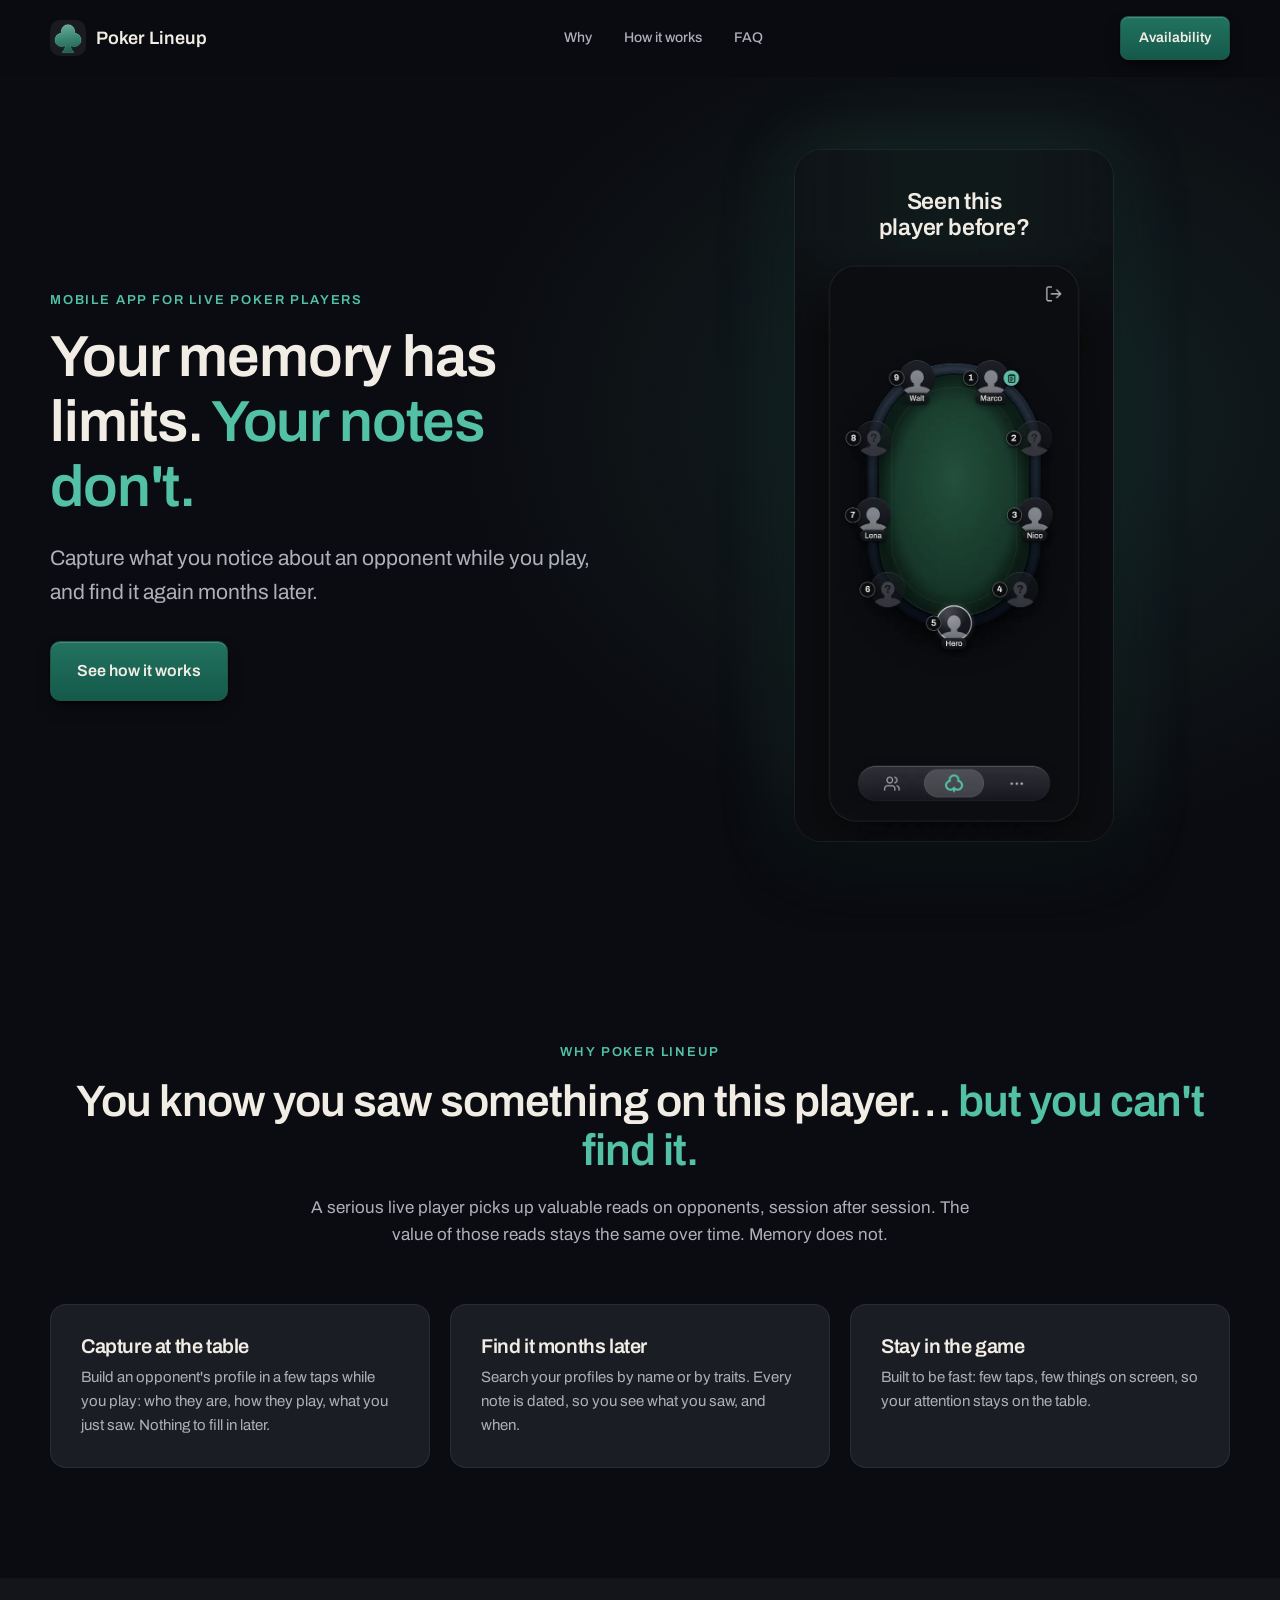
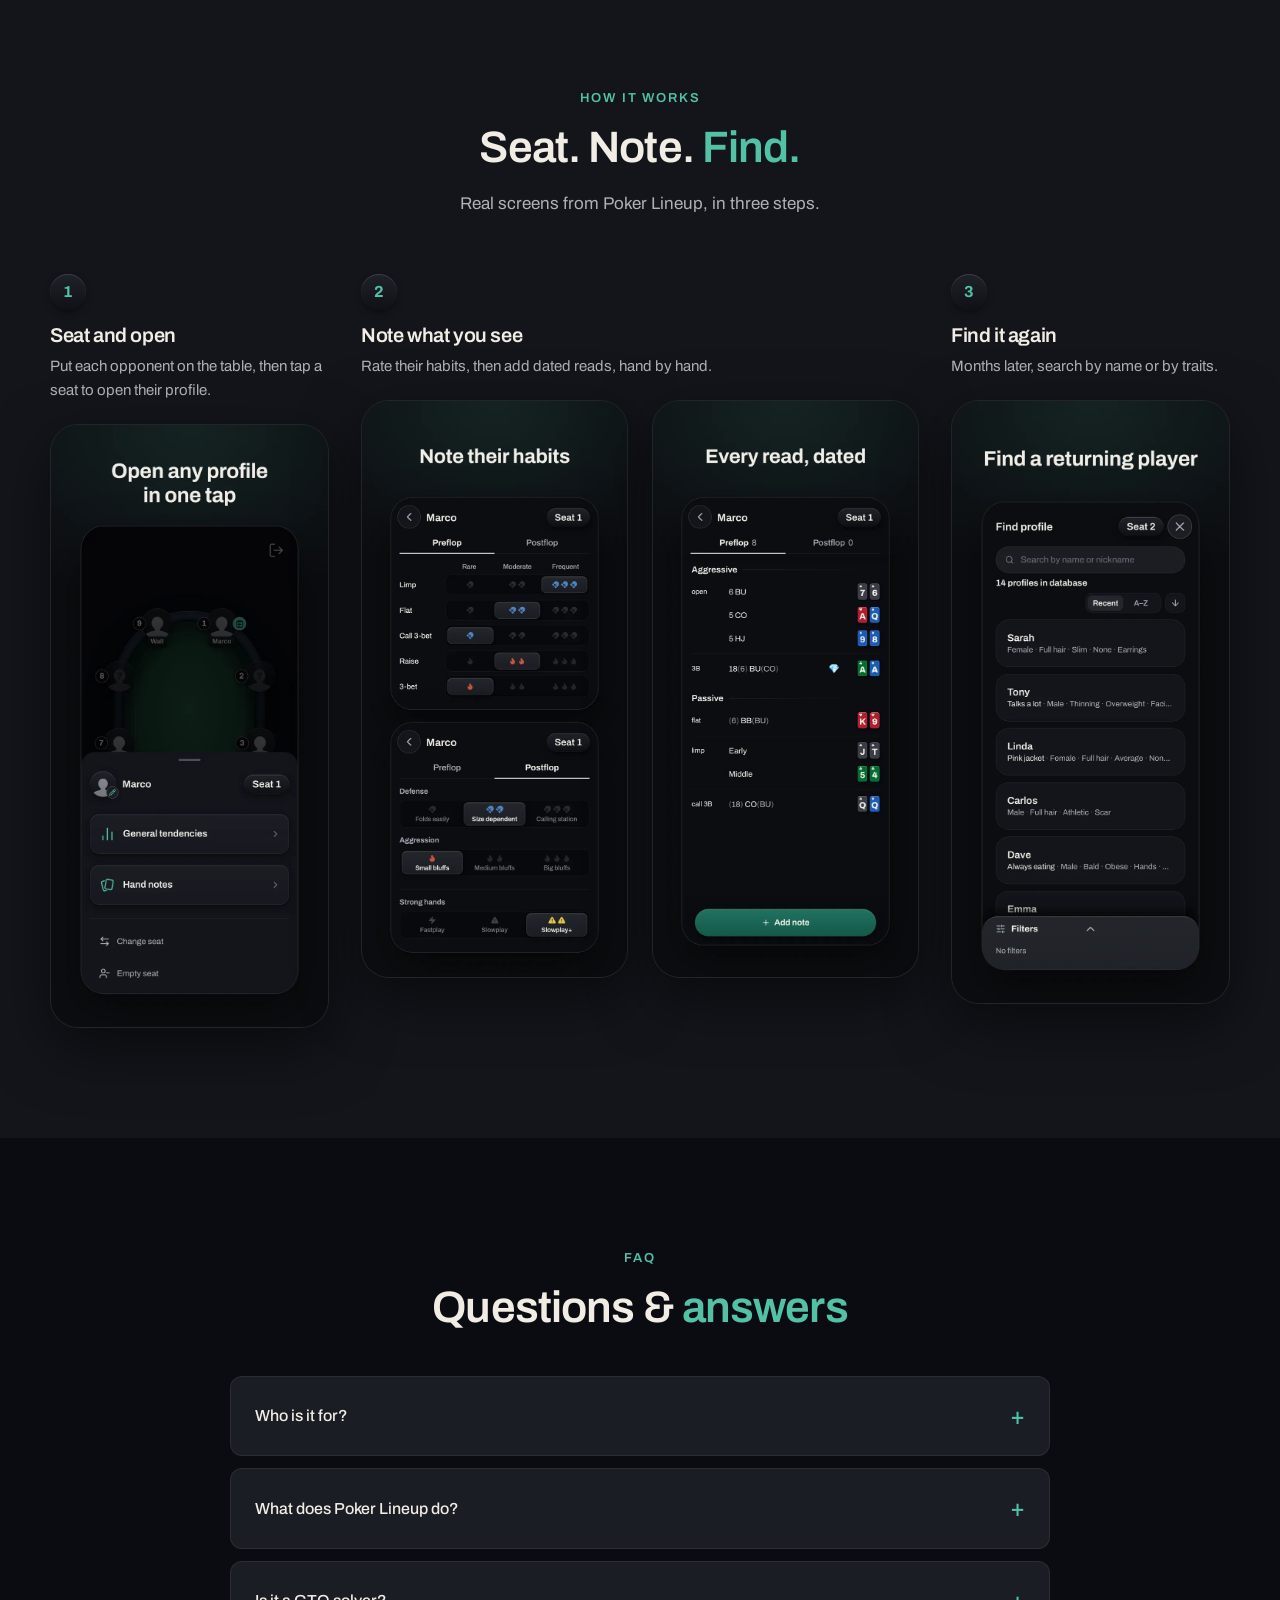
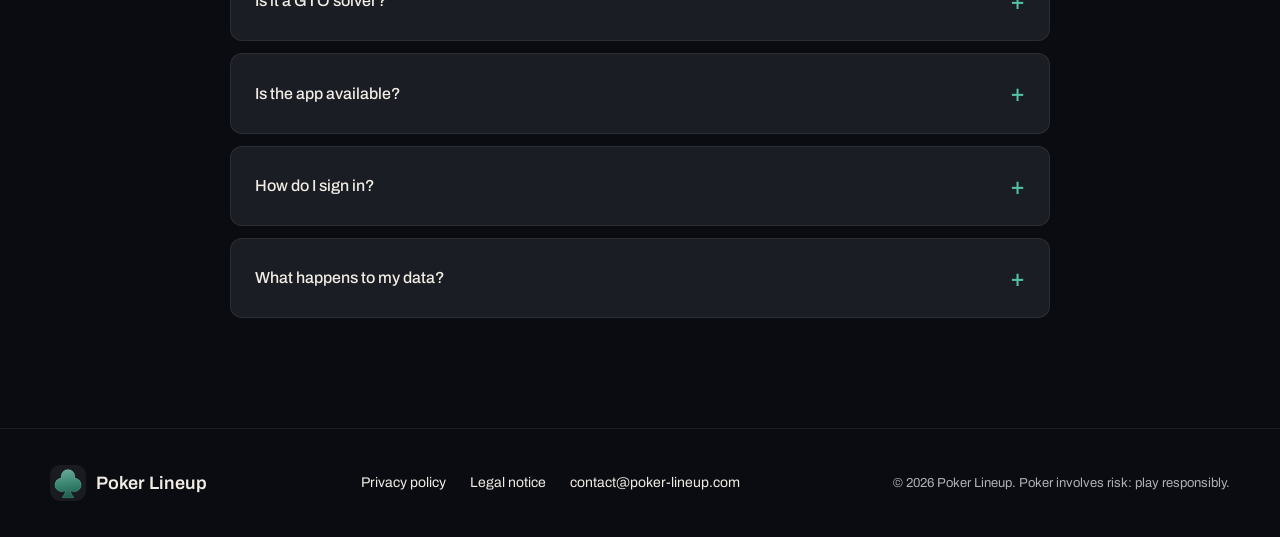
<file: index.html>
<!doctype html>
<html lang="en">
<head>
  <meta charset="utf-8">
  <meta name="viewport" content="width=device-width, initial-scale=1">
  <title>Poker Lineup – Opponent notes for live poker players</title>
  <meta name="description" content="Poker Lineup is a mobile app for live poker players. Capture what you learn about your opponents at the table, and find it again months later.">
  <link rel="icon" href="logo.svg" type="image/svg+xml">
  <link rel="stylesheet" href="style.css">
</head>
<body>

<header class="nav">
  <div class="container nav__inner">
    <a href="#top" class="logo" aria-label="Poker Lineup, home">
      <img class="logo__mark" src="logo.svg" alt="" width="36" height="36">
      <span>Poker Lineup</span>
    </a>
    <nav class="nav__links" aria-label="Main navigation">
      <a href="#why">Why</a>
      <a href="#how">How it works</a>
      <a href="#faq">FAQ</a>
    </nav>
    <a href="#faq" class="btn btn--small">Availability</a>
  </div>
</header>

<main id="top">

  <section class="hero">
    <div class="container hero__inner">
      <div class="hero__text">
        <p class="eyebrow">Mobile app for live poker players</p>
        <h1>Your memory has limits. <span class="accent">Your notes don't.</span></h1>
        <p class="lead">Capture what you notice about an opponent while you play, and find it again months later.</p>
        <div class="hero__actions">
          <a href="#how" class="btn">See how it works</a>
        </div>
      </div>

      <div class="hero__visual">
        <figure class="hero-shot">
          <img class="shot" src="screens/hero.webp" width="720" height="1565" alt="Poker Lineup app: a nine-seat poker table, with profiled opponents named and a notes badge on one seat.">
          <figcaption>Seen this player before?</figcaption>
        </figure>
      </div>
    </div>
  </section>

  <section id="why" class="section">
    <div class="container">
      <p class="eyebrow center">Why Poker Lineup</p>
      <h2 class="center">You know you saw something on this player… <span class="accent">but you can't find it.</span></h2>
      <p class="sub center">A serious live player picks up valuable reads on opponents, session after session. The value of those reads stays the same over time. Memory does not.</p>

      <div class="cards cards--3">
        <article class="card">
          <h3>Capture at the table</h3>
          <p>Build an opponent's profile in a few taps while you play: who they are, how they play, what you just saw. Nothing to fill in later.</p>
        </article>
        <article class="card">
          <h3>Find it months later</h3>
          <p>Search your profiles by name or by traits. Every note is dated, so you see what you saw, and when.</p>
        </article>
        <article class="card">
          <h3>Stay in the game</h3>
          <p>Built to be fast: few taps, few things on screen, so your attention stays on the table.</p>
        </article>
      </div>
    </div>
  </section>

  <section id="how" class="section section--alt">
    <div class="container">
      <p class="eyebrow center">How it works</p>
      <h2 class="center">Seat. Note. <span class="accent">Find.</span></h2>
      <p class="sub center">Real screens from Poker Lineup, in three steps.</p>
      <div class="steps">
        <article class="step">
          <p class="step__num">1</p>
          <h3>Seat and open</h3>
          <p>Put each opponent on the table, then tap a seat to open their profile.</p>
          <div class="step__shots">
            <img class="shot" src="screens/profile.webp" width="720" height="1565" loading="lazy" alt="Seat sheet for the player Marco in seat 1, with two rows: General tendencies and Hand notes. Caption: Open any profile in one tap.">
          </div>
        </article>
        <article class="step step--wide">
          <p class="step__num">2</p>
          <h3>Note what you see</h3>
          <p>Rate their habits, then add dated reads, hand by hand.</p>
          <div class="step__shots">
            <img class="shot" src="screens/habits.webp" width="720" height="1565" loading="lazy" alt="General tendencies screens, Preflop and Postflop, with Rare, Moderate and Frequent ratings. Caption: Note their habits.">
            <img class="shot" src="screens/reads.webp" width="720" height="1565" loading="lazy" alt="Preflop reads for Marco, grouped as Aggressive and Passive, each with the hole cards shown. Caption: Every read, dated.">
          </div>
        </article>
        <article class="step">
          <p class="step__num">3</p>
          <h3>Find it again</h3>
          <p>Months later, search by name or by traits.</p>
          <div class="step__shots">
            <img class="shot" src="screens/search.webp" width="720" height="1565" loading="lazy" alt="Find profile screen: search by name or nickname, with a list of saved profiles and their traits. Caption: Find a returning player.">
          </div>
        </article>
      </div>
    </div>
  </section>

  <section id="faq" class="section">
    <div class="container narrow">
      <p class="eyebrow center">FAQ</p>
      <h2 class="center">Questions &amp; <span class="accent">answers</span></h2>
      <div class="faq">
        <details>
          <summary>Who is it for?</summary>
          <p>The regular live player. You play a circuit stable enough to meet the same opponents again and again, and the more profiles you build, the more it costs you to forget them.</p>
        </details>
        <details>
          <summary>What does Poker Lineup do?</summary>
          <p>It lets you create opponent profiles, record dated reads on how they play, and find them again later, on your phone and even without a connection.</p>
        </details>
        <details>
          <summary>Is it a GTO solver?</summary>
          <p>No. Poker Lineup does not compute theoretical strategy. It keeps what you actually observed about specific players.</p>
        </details>
        <details>
          <summary>Is the app available?</summary>
          <p>Poker Lineup is in development and heading to the App Store and Google Play. This page will be updated at launch.</p>
        </details>
        <details>
          <summary>How do I sign in?</summary>
          <p>With Google, with Apple, or with an email address and a password. The app only receives your name and email address from Google or Apple, to create your account.</p>
        </details>
        <details>
          <summary>What happens to my data?</summary>
          <p>Your notes belong to you. We use no advertising and no tracking. You can delete your account and all your data from inside the app. Details are in the <a href="https://privacy.poker-lineup.com">privacy policy</a>.</p>
        </details>
      </div>
    </div>
  </section>

</main>

<footer class="footer">
  <div class="container footer__inner">
    <a href="#top" class="logo"><img class="logo__mark" src="logo.svg" alt="" width="36" height="36"><span>Poker Lineup</span></a>
    <nav class="footer__links" aria-label="Legal">
      <a href="https://privacy.poker-lineup.com">Privacy policy</a>
      <a href="legal-notice.html">Legal notice</a>
      <a href="mailto:contact@poker-lineup.com">contact@poker-lineup.com</a>
    </nav>
    <p>© <span id="year">2026</span> Poker Lineup. Poker involves risk: play responsibly.</p>
  </div>
</footer>

<script src="script.js"></script>
</body>
</html>
</file>
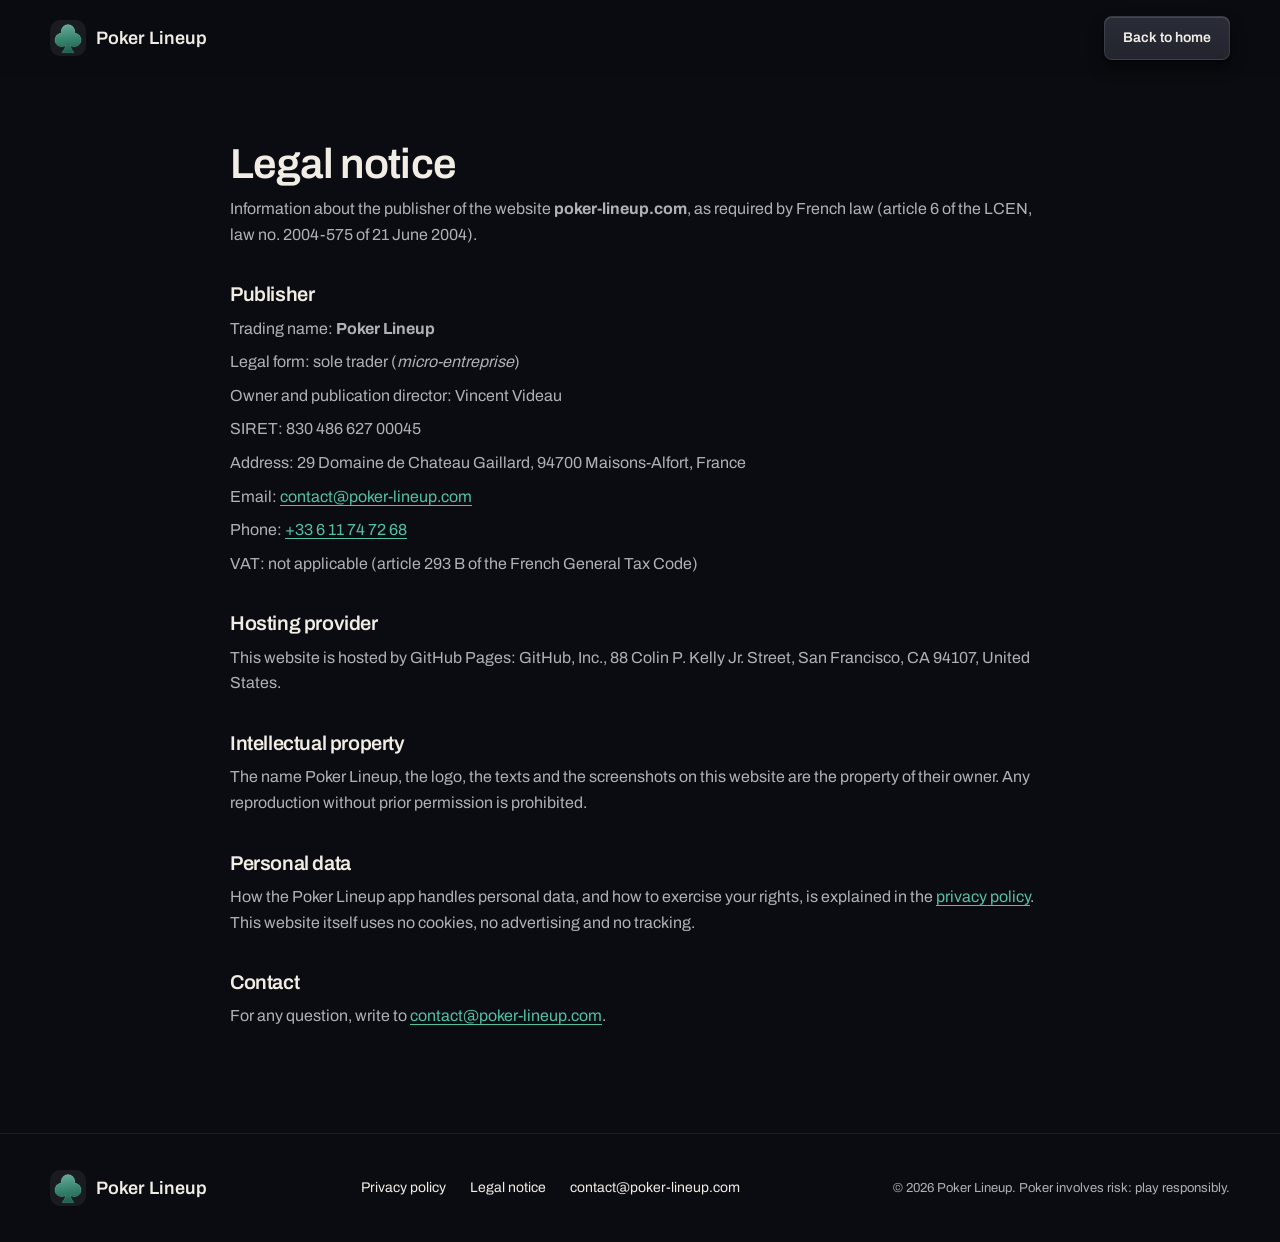
<file: legal-notice.html>
<!doctype html>
<html lang="en">
<head>
  <meta charset="utf-8">
  <meta name="viewport" content="width=device-width, initial-scale=1">
  <title>Legal notice – Poker Lineup</title>
  <meta name="description" content="Legal notice of the Poker Lineup website: publisher, hosting provider and contact.">
  <link rel="icon" href="logo.svg" type="image/svg+xml">
  <link rel="stylesheet" href="style.css">
</head>
<body>

<header class="nav">
  <div class="container nav__inner">
    <a href="./" class="logo" aria-label="Poker Lineup, home">
      <img class="logo__mark" src="logo.svg" alt="" width="36" height="36">
      <span>Poker Lineup</span>
    </a>
    <a href="./" class="btn btn--small btn--ghost">Back to home</a>
  </div>
</header>

<main class="legal">
  <div class="container narrow">
    <h1>Legal notice</h1>
    <p>Information about the publisher of the website <strong>poker-lineup.com</strong>, as required by French law (article 6 of the LCEN, law no. 2004-575 of 21 June 2004).</p>

    <h2>Publisher</h2>
    <ul>
      <li>Trading name: <strong>Poker Lineup</strong></li>
      <li>Legal form: sole trader (<em>micro-entreprise</em>)</li>
      <li>Owner and publication director: Vincent Videau</li>
      <li>SIRET: 830 486 627 00045</li>
      <li>Address: 29 Domaine de Chateau Gaillard, 94700 Maisons-Alfort, France</li>
      <li>Email: <a href="mailto:contact@poker-lineup.com">contact@poker-lineup.com</a></li>
      <li>Phone: <a href="tel:+33611747268">+33 6 11 74 72 68</a></li>
      <li>VAT: not applicable (article 293 B of the French General Tax Code)</li>
    </ul>

    <h2>Hosting provider</h2>
    <p>This website is hosted by GitHub Pages: GitHub, Inc., 88 Colin P. Kelly Jr. Street, San Francisco, CA 94107, United States.</p>

    <h2>Intellectual property</h2>
    <p>The name Poker Lineup, the logo, the texts and the screenshots on this website are the property of their owner. Any reproduction without prior permission is prohibited.</p>

    <h2>Personal data</h2>
    <p>How the Poker Lineup app handles personal data, and how to exercise your rights, is explained in the <a href="https://privacy.poker-lineup.com">privacy policy</a>. This website itself uses no cookies, no advertising and no tracking.</p>

    <h2>Contact</h2>
    <p>For any question, write to <a href="mailto:contact@poker-lineup.com">contact@poker-lineup.com</a>.</p>
  </div>
</main>

<footer class="footer">
  <div class="container footer__inner">
    <a href="./" class="logo"><img class="logo__mark" src="logo.svg" alt="" width="36" height="36"><span>Poker Lineup</span></a>
    <nav class="footer__links" aria-label="Legal">
      <a href="https://privacy.poker-lineup.com">Privacy policy</a>
      <a href="legal-notice.html">Legal notice</a>
      <a href="mailto:contact@poker-lineup.com">contact@poker-lineup.com</a>
    </nav>
    <p>© <span id="year">2026</span> Poker Lineup. Poker involves risk: play responsibly.</p>
  </div>
</footer>

<script>document.getElementById("year").textContent = new Date().getFullYear();</script>
</body>
</html>
</file>
<file: style.css>
/* Poker Lineup – landing page
   Valeurs copiées de l'app (src/styles.css) : jade = seul accent, fond sombre bleuté, texte crème, police Archivo.
   Une page web ne lit pas les variables de l'app : si un jeton change là-bas, le changer ici. */

/* Polices embarquées (aucun appel à Google) ; Archivo est variable (400-800). */
@font-face {
  font-family: "Archivo"; font-style: normal; font-weight: 400 800; font-display: swap;
  src: url("fonts/archivo-latin-ext.woff2") format("woff2");
  unicode-range: U+0100-02BA, U+02BD-02C5, U+02C7-02CC, U+02CE-02D7, U+02DD-02FF, U+0304, U+0308, U+0329, U+1D00-1DBF, U+1E00-1E9F, U+1EF2-1EFF, U+2020, U+20A0-20AB, U+20AD-20C4, U+2113, U+2C60-2C7F, U+A720-A7FF;
}
@font-face {
  font-family: "Archivo"; font-style: normal; font-weight: 400 800; font-display: swap;
  src: url("fonts/archivo-latin.woff2") format("woff2");
  unicode-range: U+0000-00FF, U+0131, U+0152-0153, U+02BB-02BC, U+02C6, U+02DA, U+02DC, U+0304, U+0308, U+0329, U+2000-206F, U+20AC, U+2122, U+2191, U+2193, U+2212, U+2215, U+FEFF, U+FFFD;
}

:root {
  --bg: oklch(0.156 0.011 270);              /* --background #0c0d11 */
  --bg-alt: oklch(0.196 0.012 270);          /* --surface #15161d */
  --surface: oklch(0.232 0.013 270);         /* --surface-raised #1c1e27 */
  --surface-2: oklch(0.270 0.013 270);       /* --surface-raised-2 #23262f */
  --border: oklch(1 0 0 / 7%);               /* --border */
  --text: oklch(0.948 0.012 85);             /* --foreground #f1eee7 */
  --muted: oklch(0.760 0.010 270);           /* --text-secondary #b3b5be */
  --accent: oklch(0.740 0.110 174);          /* --jade #52c1a5 */
  --accent-glow: color-mix(in oklch, var(--accent) 18%, transparent);
  --btn-primary-bg: linear-gradient(to bottom, oklch(0.500 0.082 174), oklch(0.420 0.072 174));
  --btn-primary-border: color-mix(in oklch, var(--accent) 55%, black);
  --btn-primary-shadow: inset 0 1px 0 rgba(255,255,255,.18), 0 1px 2px rgba(0,0,0,.6), 0 8px 16px -4px rgba(0,0,0,.55);
  --btn-secondary-bg: linear-gradient(to bottom, oklch(0.298 0.019 272.1), oklch(0.265 0.017 270.7)); /* --reads-thumb-* */
  --btn-secondary-border: rgba(255,255,255,.10);
  --btn-secondary-shadow: inset 0 1px 0 rgba(255,255,255,.12), 0 1px 2px rgba(0,0,0,.55), 0 8px 16px rgba(0,0,0,.4);
  --seat-top: oklch(0.252 0.014 270);
  --seat-bottom: oklch(0.178 0.011 270);
  --radius: 1rem;
  --shadow: 0 20px 60px rgba(0, 0, 0, 0.5);
}

* { box-sizing: border-box; margin: 0; padding: 0; }
html { scroll-behavior: smooth; scroll-padding-top: 84px; }
body {
  background: var(--bg);
  color: var(--text);
  font-family: "Archivo", ui-sans-serif, system-ui, sans-serif;
  font-size: 16px;
  line-height: 1.6;
  -webkit-font-smoothing: antialiased;
}
a { color: inherit; text-decoration: none; }
ul, ol { list-style: none; }

.container { width: min(1180px, 100% - 48px); margin-inline: auto; }
.narrow { width: min(820px, 100% - 48px); }
.center { text-align: center; }
.accent { color: var(--accent); }

.eyebrow {
  color: var(--accent);
  font-size: 13px;
  font-weight: 600;
  letter-spacing: 0.14em;
  text-transform: uppercase;
  margin-bottom: 14px;
}
h1, h2, h3 { line-height: 1.12; font-weight: 600; letter-spacing: -0.02em; }
h1 { font-size: clamp(36px, 5vw, 58px); }
h2 { font-size: clamp(28px, 4vw, 44px); margin-bottom: 18px; }
h3 { font-size: 20px; margin-bottom: 8px; }
.lead { font-size: clamp(17px, 2vw, 21px); color: var(--muted); margin: 22px 0 32px; max-width: 540px; }
.sub { color: var(--muted); font-size: 17px; max-width: 700px; }
.center.sub, .sub.center { margin-inline: auto; }

/* Boutons */
.btn {
  display: inline-block;
  background: var(--btn-primary-bg);
  border: 1px solid var(--btn-primary-border);
  color: var(--text);
  font-weight: 600;
  padding: 16px 26px;
  border-radius: 10px;
  box-shadow: var(--btn-primary-shadow);
  transition: transform .15s ease, filter .15s ease;
}
.btn:hover { transform: translateY(-2px); filter: brightness(1.1); }
.btn--small { padding: 10px 18px; font-size: 14px; border-radius: 8px; }
.btn--ghost { background: var(--btn-secondary-bg); border-color: var(--btn-secondary-border); box-shadow: var(--btn-secondary-shadow); }

/* Navigation */
.nav {
  position: sticky; top: 0; z-index: 50;
  background: color-mix(in oklch, var(--bg) 80%, transparent);
  backdrop-filter: blur(12px);
  border-bottom: 1px solid transparent;
  transition: border-color .2s ease;
}
.nav.is-scrolled { border-bottom-color: var(--border); }
.nav__inner { display: flex; align-items: center; justify-content: space-between; height: 76px; gap: 24px; }
.nav__links { display: flex; gap: 32px; font-size: 14px; font-weight: 500; color: var(--muted); }
.nav__links a:hover { color: var(--text); }
.logo { display: flex; align-items: center; gap: 10px; font-weight: 600; font-size: 18px; }
.logo__mark { width: 36px; height: 36px; border-radius: 10px; }

/* Héro */
.hero {
  position: relative; overflow: hidden;
  padding: 72px 0 90px;
  background:
    radial-gradient(60% 70% at 78% 40%, color-mix(in oklch, var(--accent) 12%, transparent), transparent 70%),
    var(--bg);
}
.hero__inner { display: grid; grid-template-columns: 1.05fr 1fr; gap: 48px; align-items: center; }
.hero__actions { display: flex; flex-wrap: wrap; gap: 14px; }

/* Captures de l'app */
.hero__visual { display: flex; justify-content: center; }
.shot {
  display: block; width: 100%; height: auto; border-radius: 28px;
  border: 1px solid var(--border);
  box-shadow: var(--shadow);
}
.hero-shot { position: relative; width: 100%; max-width: 320px; container-type: inline-size; }
.hero-shot .shot { box-shadow: var(--shadow), 0 0 80px var(--accent-glow); }
.hero-shot figcaption {
  position: absolute; top: 9.5%; left: 0; right: 0; transform: translateY(-50%);
  padding-inline: 12%; text-align: center; text-wrap: balance;
  font-size: 7.2cqw; font-weight: 600; line-height: 1.15; letter-spacing: -0.01em; color: var(--text);
}
.steps { display: grid; grid-template-columns: 1fr 2fr 1fr; gap: 32px; margin-top: 56px; align-items: start; }
.step__num {
  width: 36px; height: 36px; border-radius: 50%; display: grid; place-items: center;
  background: linear-gradient(to bottom, var(--seat-top), var(--seat-bottom));
  box-shadow: inset 0 1px 0 rgba(255,255,255,.13), 0 4px 10px -4px rgba(0,0,0,.8);
  color: var(--accent); font-weight: 700; margin-bottom: 14px;
}
.step p:not(.step__num) { color: var(--muted); font-size: 15px; margin-bottom: 22px; }
.step__shots { display: grid; grid-template-columns: 1fr; gap: 24px; }
.step--wide .step__shots { grid-template-columns: repeat(2, 1fr); }

/* Sections */
.section { padding: 110px 0; }
.section--alt { background: var(--bg-alt); }

.cards { display: grid; gap: 20px; margin-top: 56px; }
.cards--3 { grid-template-columns: repeat(3, 1fr); }
.card {
  background: var(--surface); border: 1px solid var(--border);
  border-radius: var(--radius); padding: 30px;
  transition: border-color .2s ease, transform .2s ease;
}
.card:hover { border-color: color-mix(in oklch, var(--accent) 50%, transparent); transform: translateY(-4px); }
.card p { color: var(--muted); font-size: 15px; }

/* FAQ */
.faq { margin-top: 44px; display: grid; gap: 12px; }
.faq details { background: var(--surface); border: 1px solid var(--border); border-radius: 12px; padding: 0 24px; }
.faq details[open] { border-color: color-mix(in oklch, var(--accent) 40%, transparent); }
.faq summary {
  cursor: pointer; list-style: none; padding: 20px 0; font-weight: 500;
  display: flex; justify-content: space-between; align-items: center; gap: 16px;
}
.faq summary::-webkit-details-marker { display: none; }
.faq summary::after { content: "+"; color: var(--accent); font-size: 24px; transition: transform .2s ease; }
.faq details[open] summary::after { transform: rotate(45deg); }
.faq p { color: var(--muted); padding-bottom: 22px; font-size: 15px; }

/* Pied de page */
.footer { border-top: 1px solid var(--border); padding: 36px 0; }
.footer__inner { display: flex; align-items: center; justify-content: space-between; gap: 24px; flex-wrap: wrap; }
.footer__links { display: flex; flex-wrap: wrap; gap: 8px 24px; font-size: 14px; }
.footer__links a:hover, .faq a { color: var(--accent); }
.footer p { color: var(--muted); font-size: 13px; }

/* Apparition au défilement */
.reveal { opacity: 0; transform: translateY(24px); transition: opacity .6s ease, transform .6s ease; }
.reveal.is-visible { opacity: 1; transform: none; }

/* Mobile */
@media (max-width: 960px) {
  .nav__links { display: none; }
  .hero__inner { grid-template-columns: 1fr; }
  .hero { padding: 48px 0 64px; }
  .steps { grid-template-columns: 1fr; gap: 48px; }
  .step:not(.step--wide) .step__shots { max-width: 260px; }
  .step__shots { gap: 16px; }
  .hero-shot { max-width: 260px; }
  .cards--3 { grid-template-columns: 1fr; }
  .section { padding: 72px 0; }
}

@media (prefers-reduced-motion: reduce) {
  html { scroll-behavior: auto; }
  .reveal { opacity: 1; transform: none; transition: none; }
  .btn, .card { transition: none; }
}

/* Page « Legal notice » */
.legal { padding: 64px 0 96px; }
.legal h1 { font-size: clamp(30px, 4vw, 42px); margin-bottom: 8px; }
.legal h2 { font-size: 20px; margin: 36px 0 10px; }
.legal p, .legal li { color: var(--muted); font-size: 16px; margin-bottom: 8px; }
.legal li { list-style: none; }
.legal a { color: var(--accent); text-decoration: underline; text-underline-offset: 3px; }
.legal__draft {
  background: var(--surface); border: 1px solid var(--border); border-left: 3px solid var(--accent);
  border-radius: 12px; padding: 16px 20px; margin: 24px 0; color: var(--text); font-size: 15px;
}
.todo { color: var(--text); background: var(--surface-2); border-radius: 6px; padding: 1px 8px; }
</file>
